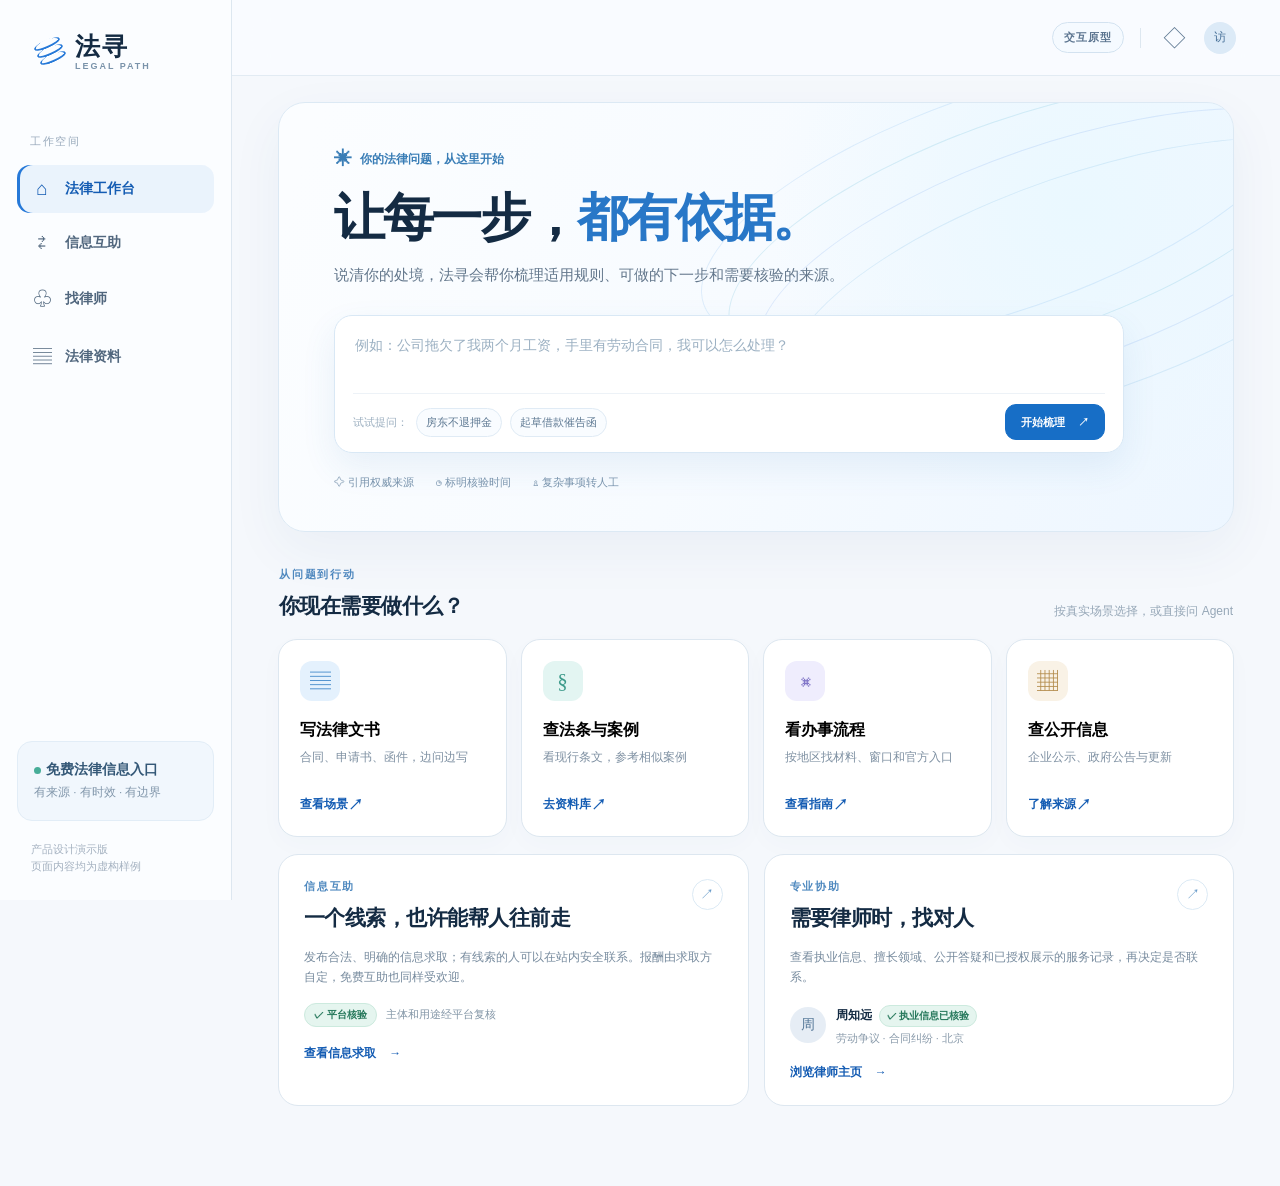
<file: prototype/index.html>
<!doctype html>
<html lang="zh-CN">
<head>
  <meta charset="utf-8">
  <meta name="viewport" content="width=device-width,initial-scale=1">
  <meta name="theme-color" content="#f5f8fc">
  <title>法寻｜让每一步都有依据</title>
  <link rel="stylesheet" href="styles.css">
</head>
<body>
  <div class="app-shell">
    <aside class="sidebar" aria-label="主导航">
      <a href="#home" class="brand" data-route="home" aria-label="法寻首页"><span class="brand-symbol" aria-hidden="true"><i></i><i></i><i></i></span><span>法寻<small>LEGAL PATH</small></span></a>
      <div class="nav-label">工作空间</div>
      <nav class="side-nav">
        <a href="#home" data-route="home" class="nav-link active"><span class="nav-icon">⌂</span>法律工作台</a>
        <a href="#exchange" data-route="exchange" class="nav-link"><span class="nav-icon">⇄</span>信息互助</a>
        <a href="#lawyers" data-route="lawyers" class="nav-link"><span class="nav-icon">♧</span>找律师</a>
        <a href="#library" data-route="library" class="nav-link"><span class="nav-icon">▤</span>法律资料</a>
      </nav>
      <div class="sidebar-bottom">
        <div class="sidebar-note"><span class="note-dot"></span>免费法律信息入口<br><small>有来源 · 有时效 · 有边界</small></div>
        <div class="demo-note">产品设计演示版<br>页面内容均为虚构样例</div>
      </div>
    </aside>

    <div class="main-frame">
      <header class="topbar">
        <div class="mobile-brand">法寻 <span>LEGAL PATH</span></div>
        <nav class="mobile-nav" aria-label="移动端主导航"><a href="#home" data-route="home">工作台</a><a href="#exchange" data-route="exchange">信息互助</a><a href="#lawyers" data-route="lawyers">找律师</a><a href="#library" data-route="library">法律资料</a></nav>
        <div class="topbar-right"><span class="prototype-badge">交互原型</span><span class="topbar-separator"></span><button type="button" class="round-button" id="privacyButton" aria-label="查看隐私说明" title="隐私说明">◇</button><span class="avatar" aria-label="访客">访</span></div>
      </header>

      <main id="mainContent">
        <section class="page active" id="page-home" aria-labelledby="homeTitle">
          <div class="hero">
            <div class="hero-flow" aria-hidden="true"><span></span><span></span><span></span><span></span></div>
            <div class="hero-copy"><div class="eyebrow"><span class="mini-star">✳</span> 你的法律问题，从这里开始</div><h1 id="homeTitle">让每一步，<em>都有依据。</em></h1><p>说清你的处境，法寻会帮你梳理适用规则、可做的下一步和需要核验的来源。</p></div>
            <form id="agentForm" class="agent-box" novalidate><label for="agentInput" class="sr-only">描述你的法律问题</label><textarea class="resize-none" id="agentInput" rows="2" placeholder="例如：公司拖欠了我两个月工资，手里有劳动合同，我可以怎么处理？"></textarea><div class="agent-bottom"><span>试试提问：</span><button type="button" class="prompt-chip" data-prompt="房东不退押金，我该怎么处理？">房东不退押金</button><button type="button" class="prompt-chip" data-prompt="我想起草一份借款催告函">起草借款催告函</button><button type="submit" class="primary-button agent-send">开始梳理 <span aria-hidden="true">↗</span></button></div><p id="agentError" class="field-error" hidden></p></form>
            <div id="agentAnswer" class="agent-answer" hidden aria-live="polite"></div>
            <div class="hero-foot"><span>✧ 引用权威来源</span><span>◷ 标明核验时间</span><span>♙ 复杂事项转人工</span></div>
          </div>

          <div class="section-heading"><div><p class="overline">从问题到行动</p><h2>你现在需要做什么？</h2></div><span class="subtle">按真实场景选择，或直接问 Agent</span></div>
          <div class="service-grid">
            <button class="service-card" data-service="document"><span class="service-icon blue">▤</span><strong>写法律文书</strong><span>合同、申请书、函件，边问边写</span><b>查看场景 <i>↗</i></b></button>
            <button class="service-card" data-service="law"><span class="service-icon mint">§</span><strong>查法条与案例</strong><span>看现行条文，参考相似案例</span><b>去资料库 <i>↗</i></b></button>
            <button class="service-card" data-service="process"><span class="service-icon lilac">⌘</span><strong>看办事流程</strong><span>按地区找材料、窗口和官方入口</span><b>查看指南 <i>↗</i></b></button>
            <button class="service-card" data-service="company"><span class="service-icon sand">▦</span><strong>查公开信息</strong><span>企业公示、政府公告与更新</span><b>了解来源 <i>↗</i></b></button>
          </div>

          <div class="home-columns">
            <section class="feature-panel"><div class="panel-top"><div><p class="overline">信息互助</p><h2>一个线索，也许能帮人往前走</h2></div><span class="thin-arrow">↗</span></div><p>发布合法、明确的信息求取；有线索的人可以在站内安全联系。报酬由求取方自定，免费互助也同样受欢迎。</p><div class="feature-row"><span class="verified-tag">✓ 平台核验</span><span>主体和用途经平台复核</span></div><button class="text-button" data-go="exchange">查看信息求取 <span>→</span></button></section>
            <section class="feature-panel lawyers-feature"><div class="panel-top"><div><p class="overline">专业协助</p><h2>需要律师时，找对人</h2></div><span class="thin-arrow">↗</span></div><p>查看执业信息、擅长领域、公开答疑和已授权展示的服务记录，再决定是否联系。</p><div class="mini-lawyer"><span class="mini-avatar">周</span><div><strong>周知远 <span class="verified-tag small">✓ 执业信息已核验</span></strong><small>劳动争议 · 合同纠纷 · 北京</small></div></div><button class="text-button" data-go="lawyers">浏览律师主页 <span>→</span></button></section>
          </div>
        </section>

        <section class="page" id="page-exchange" aria-labelledby="exchangeTitle">
          <div class="page-intro"><p class="overline">信息互助 / INFORMATION EXCHANGE</p><div class="intro-row"><div><h1 id="exchangeTitle">让需要的信息，遇见能提供的人。</h1><p>在合法范围内发布需求、提供线索；先站内沟通，再决定如何交付。</p></div><button class="primary-button" id="openPublish">＋ 发布信息求取</button></div></div>
          <div class="exchange-notice"><span>ⓘ</span><p><strong>保护每个人的信息边界。</strong>请勿发布身份证号、私人联系方式、行踪、未公开案卷或未经授权的商业资料。“平台核验”仅代表本平台对主体和用途完成复核。</p></div>
          <div class="tab-row" role="tablist" aria-label="信息互助视角"><button role="tab" id="tabProvide" aria-selected="true" aria-controls="panelProvide" class="tab active">信息提供 <span>浏览求取</span></button><button role="tab" id="tabRequest" aria-selected="false" aria-controls="panelRequest" class="tab">信息求取 <span>我的发布</span></button></div>
          <div id="panelProvide" role="tabpanel" aria-labelledby="tabProvide">
            <div class="list-toolbar"><div class="search-wrap"><span aria-hidden="true">⌕</span><label class="sr-only" for="requestSearch">搜索信息求取</label><input id="requestSearch" type="search" placeholder="搜索信息求取、地区或关键词"><button id="clearSearch" type="button" aria-label="清除搜索" hidden>×</button></div><div class="filter-group" role="group" aria-label="求取类别"><button class="filter active" data-filter="全部">全部</button><button class="filter" data-filter="劳动">劳动</button><button class="filter" data-filter="企业">企业</button><button class="filter" data-filter="行政">行政</button><button class="filter" data-filter="民事">民事</button></div></div>
            <div class="list-meta"><strong id="resultCount">3 条求取</strong><span>演示案例 · 最近更新优先</span></div><div id="requestList" class="request-list"></div><div id="emptyResults" class="empty-state" hidden><strong>没有找到匹配的求取</strong><p>试试其他关键词，或清除筛选条件。</p><button class="secondary-button" id="resetFilters">清除筛选</button></div>
          </div>
          <div id="panelRequest" role="tabpanel" aria-labelledby="tabRequest" hidden><div class="my-requests"><div class="my-illustration">✦</div><h2>把问题说明白，更容易得到有效线索</h2><p>发布后可管理沟通、报酬意向和处理进度。演示版发布的内容只保留在当前页面。</p><button class="primary-button" id="openPublishSecondary">发布第一条求取</button><div id="myRequestList"></div></div></div>
        </section>

        <section class="page" id="page-lawyers" aria-labelledby="lawyersTitle"><div class="page-intro"><p class="overline">LAWYER DIRECTORY</p><h1 id="lawyersTitle">专业的人，做专业的事。</h1><p>从执业信息、擅长领域到公开服务记录，了解后再联系。</p></div><div class="lawyer-layout"><div><div class="lawyer-filterbar"><span>按领域查找</span><div class="filter-group" role="group" aria-label="律师擅长领域"><button class="lawyer-filter active" data-area="全部">全部</button><button class="lawyer-filter" data-area="劳动争议">劳动争议</button><button class="lawyer-filter" data-area="合同纠纷">合同纠纷</button><button class="lawyer-filter" data-area="公司事务">公司事务</button></div></div><div id="lawyerList" class="lawyer-list"></div></div><aside class="lawyer-help"><div class="help-spark">✳</div><h3>先问 Agent，再决定是否找律师</h3><p>你可以先免费梳理事实、法条和文书草稿。涉及期限、证据或诉讼策略时，再请律师核对。</p><button class="text-button" data-go="home">去问 Agent →</button></aside></div></section>

        <section class="page" id="page-library" aria-labelledby="libraryTitle"><div class="page-intro"><p class="overline">SOURCE LIBRARY</p><h1 id="libraryTitle">每一条依据，都能回到来源。</h1><p>法条、案例、政务流程和企业公示，先查看权威入口与适用时点。</p></div><div class="library-grid"><article class="library-card"><span class="service-icon blue">§</span><p class="overline">法律条文</p><h2>国家法律法规数据库</h2><p>核对法规效力、条文版本、施行日期。生成回答时应保留原文链接。</p><a href="https://flk.npc.gov.cn/search" target="_blank" rel="noopener noreferrer">打开官方来源 ↗</a></article><article class="library-card"><span class="service-icon mint">▣</span><p class="overline">案例参考</p><h2>人民法院案例库</h2><p>优先检索经审核的指导性和参考案例，并区分案例类型与事实差异。</p><a href="https://www.court.gov.cn/zixun/xiangqing/426222.html" target="_blank" rel="noopener noreferrer">查看官方说明 ↗</a></article><article class="library-card"><span class="service-icon lilac">⌘</span><p class="overline">办事流程</p><h2>国家政务服务平台</h2><p>按地区核对受理条件、材料、办理窗口与线上入口。</p><a href="https://gjzwfw.www.gov.cn/col/col1599/index.html" target="_blank" rel="noopener noreferrer">打开官方入口 ↗</a></article><article class="library-card"><span class="service-icon sand">▦</span><p class="overline">企业公示</p><h2>国家企业信用信息公示系统</h2><p>查询公开范围内的登记、股东及出资信息；注意公示滞后和实名访问要求。</p><a href="https://www.gsxt.gov.cn/" target="_blank" rel="noopener noreferrer">打开官方入口 ↗</a></article></div><div class="update-strip"><span>◷</span><div><strong>法条更新能力规划中</strong><p>正式版会保留版本、效力状态和核验时间，并对受影响的回答与文书发出提醒。</p></div></div></section>
      </main>
    </div>
  </div>

  <dialog id="publishDialog" class="dialog"><form id="publishForm" novalidate><div class="dialog-head"><div><p class="overline">信息求取</p><h2>发布一条需求</h2></div><button type="button" class="close-button" data-close aria-label="关闭发布窗口">×</button></div><p class="dialog-lead">请只描述有权获取且确有必要的信息。演示内容仅保留在当前页面。</p><div class="form-grid"><div class="field full"><label for="requestTitle">求取标题 <em>*</em></label><input id="requestTitle" name="title" maxlength="60" placeholder="例如：寻找某区劳动仲裁申请指引"><small class="field-error" id="error-title" hidden></small></div><div class="field"><label for="requestCategory">事项类别 <em>*</em></label><select id="requestCategory" name="category"><option value="">请选择</option><option>劳动</option><option>企业</option><option>行政</option><option>民事</option></select><small class="field-error" id="error-category" hidden></small></div><div class="field"><label for="requestRegion">相关地区 <em>*</em></label><input id="requestRegion" name="region" maxlength="30" placeholder="如：北京市朝阳区"><small class="field-error" id="error-region" hidden></small></div><div class="field full"><label for="requestDescription">需要什么信息，以及用途 <em>*</em></label><textarea class="resize-none" id="requestDescription" name="description" rows="4" maxlength="500" placeholder="说明公开信息的范围、用途，以及已尝试的查询方式。不要填写他人的私人信息。"></textarea><small class="field-error" id="error-description" hidden></small></div><div class="field"><label for="requestReward">报酬意向（元）</label><input id="requestReward" name="reward" type="number" min="0" max="100000" value="0" inputmode="decimal"><small>0 元表示免费互助；演示版不处理支付。</small><small class="field-error" id="error-reward" hidden></small></div><div class="field"><label for="requestDeadline">希望回复时间</label><input id="requestDeadline" name="deadline" type="date"><small>可留空，具体期限以正式发布时确认为准。</small></div></div><div class="dialog-warning">ⓘ 正式版发布前需审核。平台核验只表示主体和用途经平台复核，不代表政府背书。</div><div class="dialog-actions"><button type="button" class="secondary-button" data-close>取消</button><button type="submit" class="primary-button">保存演示求取</button></div></form></dialog>
  <dialog id="detailDialog" class="dialog detail-dialog"><div class="dialog-head"><div><p class="overline">信息求取详情</p><h2 id="detailTitle"></h2></div><button type="button" class="close-button" data-close aria-label="关闭详情">×</button></div><div id="detailBody"></div></dialog>
  <dialog id="messageDialog" class="dialog"><div class="dialog-head"><div><p class="overline">站内沟通 · 演示</p><h2 id="messageTitle">联系求取方</h2></div><button type="button" class="close-button" data-close aria-label="关闭沟通窗口">×</button></div><p class="dialog-lead">请先说明你能提供的信息来源。不要发送他人的私人资料。</p><label for="messageInput" class="field-label">你想说的话</label><textarea class="resize-none" id="messageInput" rows="5" placeholder="例如：我知道该事项的官方公示入口，可以提供链接和查询步骤。"></textarea><p class="field-error" id="messageError" hidden></p><div class="dialog-actions"><button type="button" class="secondary-button" data-close>取消</button><button type="button" class="primary-button" id="sendMessage">发送演示消息</button></div></dialog>
  <dialog id="lawyerDialog" class="dialog detail-dialog"><div class="dialog-head"><div><p class="overline">律师主页 · 虚构样例</p><h2 id="lawyerDetailName"></h2></div><button type="button" class="close-button" data-close aria-label="关闭律师主页">×</button></div><div id="lawyerDetailBody"></div></dialog>
  <dialog id="privacyDialog" class="dialog"><div class="dialog-head"><div><p class="overline">隐私说明</p><h2>你的材料，由你决定分享</h2></div><button type="button" class="close-button" data-close aria-label="关闭隐私说明">×</button></div><p class="dialog-lead">正式产品规划将私有文书、咨询、私聊分开存储；公开提问、向律师分享或发布信息求取，都需要单独预览和确认。</p><div class="privacy-list"><p>✓ 默认不公开姓名、联系方式与上传材料</p><p>✓ 信息求取公开前先检查敏感内容</p><p>✓ 可举报、撤回和申请删除公开内容</p></div><div class="dialog-actions"><button class="primary-button" data-close>我知道了</button></div></dialog>
  <div id="toast" class="toast" role="status" aria-live="polite" hidden></div>
  <script src="app.js"></script>
</body>
</html>
</file>
<file: prototype/styles.css>
:root{--bg:#f5f8fc;--surface:#fff;--ink:#142b43;--muted:#61748b;--line:#dde7f0;--brand:#2679d8;--primary:#176ec6;--brand-deep:#145cb3;--brand-soft:#e6f1fc;--aqua:#daf3f4;--success:#26785b;--warning:#9b6a16;--shadow:0 18px 54px rgba(31,75,119,.055)}
*{box-sizing:border-box}html{scroll-behavior:smooth}body{margin:0;background:var(--bg);color:var(--ink);font-family:Inter,"PingFang SC","Microsoft YaHei",sans-serif;font-size:14px}button,input,textarea,select{font:inherit}button{cursor:pointer}a{color:inherit;text-decoration:none}[hidden]{display:none!important}:focus-visible{outline:3px solid #87bffc;outline-offset:3px}.sr-only{position:absolute;width:1px;height:1px;padding:0;margin:-1px;overflow:hidden;clip:rect(0,0,0,0);white-space:nowrap;border:0}
.app-shell{min-height:100vh;display:grid;grid-template-columns:232px minmax(0,1fr)}.sidebar{background:#fbfdff;border-right:1px solid var(--line);padding:30px 17px 24px;display:flex;flex-direction:column;position:sticky;top:0;height:100vh}.brand{display:flex;align-items:center;gap:11px;padding:0 13px;font-family:"Noto Serif SC","Songti SC",serif;font-size:25px;font-weight:700;letter-spacing:.06em}.brand small{display:block;font:600 9px Inter,sans-serif;letter-spacing:.22em;color:#7a93aa;margin-top:-2px}.brand-symbol{width:34px;height:34px;position:relative;display:block}.brand-symbol i{position:absolute;left:3px;right:3px;height:8px;border:2.5px solid var(--brand);border-top:0;border-radius:50%;transform:rotate(-24deg)}.brand-symbol i:nth-child(1){top:6px}.brand-symbol i:nth-child(2){top:13px;left:6px;right:0}.brand-symbol i:nth-child(3){top:20px;left:9px;right:-3px}.nav-label{font-size:11px;letter-spacing:.14em;color:#98a9bb;margin:63px 13px 16px}.side-nav{display:grid;gap:6px}.nav-link{display:flex;align-items:center;gap:13px;padding:13px 15px;border-radius:13px;color:#51677e;font-weight:600}.nav-link:hover,.nav-link.active{background:#eaf3fc;color:var(--brand-deep)}.nav-link.active{box-shadow:inset 3px 0 var(--brand)}.nav-icon{width:20px;text-align:center;font-size:19px;font-weight:400}.sidebar-bottom{margin-top:auto}.sidebar-note{padding:17px 16px;background:#f1f7fd;border:1px solid #e2edf7;border-radius:15px;color:#345877;line-height:1.55;font-weight:600}.sidebar-note small{color:#8297ab;font-weight:400}.note-dot{display:inline-block;width:7px;height:7px;background:#47ad98;border-radius:50%;margin-right:5px}.demo-note{color:#a4b1c0;font-size:11px;line-height:1.6;padding:20px 14px 0}.main-frame{min-width:0}.topbar{height:76px;border-bottom:1px solid rgba(221,231,240,.8);display:flex;align-items:center;justify-content:flex-end;padding:0 44px;background:rgba(250,252,255,.85);position:sticky;top:0;z-index:10;backdrop-filter:blur(16px)}.topbar-right{display:flex;align-items:center;gap:16px}.prototype-badge{padding:7px 11px;border:1px solid #d3e2f0;border-radius:20px;background:#f5faff;color:#5c7590;font-size:11px;font-weight:700;letter-spacing:.08em}.topbar-separator{height:20px;width:1px;background:var(--line)}.round-button{width:31px;height:31px;border:0;border-radius:50%;background:transparent;color:#5e7892;font-size:23px}.round-button:hover{background:#e7f1fb}.avatar{height:32px;width:32px;border-radius:50%;background:#dceaf7;color:#4a739a;display:grid;place-items:center;font-size:12px}.mobile-brand,.mobile-nav{display:none}main{max-width:1440px;margin:0 auto;padding:26px 46px 80px}.page{display:none}.page.active{display:block}.overline{margin:0 0 10px;color:#4f89bf;font-size:11px;font-weight:800;letter-spacing:.16em}.hero{position:relative;overflow:hidden;min-height:430px;border:1px solid #dce9f4;border-radius:27px;background:linear-gradient(111deg,#fbfdff 4%,#f7fbff 48%,#edf6ff 100%);padding:46px 55px 25px;box-shadow:var(--shadow)}.hero:before{content:"";position:absolute;width:650px;height:650px;right:-170px;top:-220px;border-radius:50%;background:radial-gradient(circle,#eaf8ff 0%,transparent 67%);pointer-events:none}.hero-flow{position:absolute;right:-75px;top:-80px;width:600px;height:490px;transform:rotate(-19deg);pointer-events:none;opacity:.75}.hero-flow span{position:absolute;display:block;width:630px;height:220px;border:1px solid rgba(90,165,230,.22);border-radius:50%;left:0;top:70px}.hero-flow span:nth-child(2){top:102px;left:18px;border-color:rgba(67,172,205,.24)}.hero-flow span:nth-child(3){top:138px;left:36px;border-color:rgba(74,137,229,.20)}.hero-flow span:nth-child(4){top:175px;left:53px;border-color:rgba(51,148,212,.18)}.hero-copy,.agent-box,.hero-foot,.agent-answer{position:relative;z-index:1}.eyebrow{display:inline-flex;align-items:center;gap:8px;color:#397db6;font-size:12px;font-weight:700}.mini-star{font-size:18px}.hero h1,.page-intro h1{font-family:"Noto Serif SC","Songti SC",serif;font-weight:700;letter-spacing:-.045em}.hero h1{font-size:clamp(34px,4vw,52px);line-height:1.25;margin:16px 0 12px}.hero h1 em{font-style:normal;color:#2877c7}.hero-copy p{max-width:630px;color:#63778c;margin:0 0 27px;line-height:1.75;font-size:15px}.agent-box{background:#fff;border:1px solid #d9e8f5;border-radius:18px;max-width:790px;padding:16px 18px 12px;box-shadow:0 14px 35px rgba(42,111,181,.09)}.agent-box textarea{display:block;width:100%;border:0;outline:0;resize:none;min-height:61px;color:var(--ink);line-height:1.65}.agent-box textarea::placeholder{color:#9bb0c2}.agent-bottom{display:flex;align-items:center;gap:8px;border-top:1px solid #edf2f7;padding-top:10px;color:#9cafc0;font-size:11px}.prompt-chip{border:1px solid #e0ebf5;border-radius:20px;background:#f9fcff;padding:6px 9px;color:#5d7892;font-size:11px}.prompt-chip:hover{border-color:#a7cbe9;color:var(--brand-deep)}.primary-button{border:1px solid var(--primary);background:var(--primary);color:#fff;border-radius:11px;padding:11px 17px;font-weight:700;white-space:nowrap;min-height:41px}.primary-button:hover{background:var(--brand-deep);border-color:var(--brand-deep)}.primary-button:disabled{opacity:.65;cursor:wait}.agent-send{margin-left:auto;padding:9px 15px;min-height:36px}.agent-send span{margin-left:10px}.hero-foot{display:flex;gap:22px;color:#7893ac;font-size:11px;margin-top:22px}.agent-answer{max-width:790px;margin-top:15px;border:1px solid #bcd9ee;background:#fff;border-radius:15px;padding:18px 20px;line-height:1.6}.agent-answer h3{margin:0 0 8px;font-size:15px}.agent-answer p{margin:0 0 10px;color:#4b6175}.agent-answer a{color:var(--brand-deep);text-decoration:underline}.agent-answer small{color:#8196a9}.section-heading{display:flex;align-items:end;justify-content:space-between;margin:35px 1px 19px}.section-heading h2,.feature-panel h2{margin:0;font-size:21px;letter-spacing:-.025em}.subtle{color:#96a7b7;font-size:12px}.service-grid{display:grid;grid-template-columns:repeat(4,minmax(0,1fr));gap:14px}.service-card{text-align:left;border:1px solid var(--line);background:#fff;border-radius:19px;min-height:198px;padding:21px;display:flex;flex-direction:column;box-shadow:0 8px 24px rgba(36,75,113,.025);transition:transform .18s,box-shadow .18s}.service-card:hover{transform:translateY(-3px);box-shadow:var(--shadow);border-color:#c7ddec}.service-icon{height:40px;width:40px;border-radius:12px;display:grid;place-items:center;font-size:21px;margin-bottom:19px;font-family:Georgia,serif}.service-icon.blue{background:#e4f1fd;color:#3c85c8}.service-icon.mint{background:#e3f5f2;color:#3c9a8a}.service-icon.lilac{background:#efedfd;color:#8176c8}.service-icon.sand{background:#f9f2e6;color:#b28a49}.service-card strong{font-size:16px;margin-bottom:7px}.service-card>span:not(.service-icon){color:#7e90a2;font-size:12px;line-height:1.5}.service-card b{margin-top:auto;color:var(--brand-deep);font-size:12px;padding-top:17px}.service-card b i{float:right;font-style:normal;font-size:15px}.home-columns{display:grid;grid-template-columns:1fr 1fr;gap:15px;margin-top:17px}.feature-panel{border:1px solid var(--line);background:#fff;border-radius:20px;padding:24px 25px;min-height:238px}.panel-top{display:flex;justify-content:space-between}.thin-arrow{width:31px;height:31px;border:1px solid #dceaf5;border-radius:50%;display:grid;place-items:center;color:#6a9cca}.feature-panel>p{max-width:500px;color:#778b9e;font-size:12px;line-height:1.7;margin:15px 0}.feature-row{display:flex;align-items:center;gap:9px;color:#8295a6;font-size:11px}.verified-tag{display:inline-block;color:#26785b;background:#e5f5ef;border:1px solid #cceade;border-radius:99px;padding:4px 9px;font-size:10px;font-weight:700;white-space:nowrap}.verified-tag.small{font-size:10px;padding:3px 7px}.text-button{border:0;background:none;padding:0;color:var(--brand-deep);font-weight:700;font-size:12px;margin-top:18px}.text-button span{margin-left:10px}.text-button:hover{text-decoration:underline}.mini-lawyer{display:flex;align-items:center;gap:10px;margin-top:17px}.mini-avatar{height:36px;width:36px;border-radius:50%;display:grid;place-items:center;background:#e6edf5;color:#557899;font-family:"Songti SC",serif}.mini-lawyer strong{display:flex;align-items:center;gap:7px;font-size:12px}.mini-lawyer small{display:block;margin-top:4px;color:#8a9bab;font-size:11px}
.page-intro{padding:22px 0 29px}.page-intro h1{font-size:clamp(31px,3.3vw,42px);line-height:1.35;margin:0 0 11px}.page-intro p:last-child,.intro-row p{color:#7890a4;line-height:1.7;margin:0;font-size:14px}.intro-row{display:flex;align-items:center;justify-content:space-between;gap:20px}.exchange-notice{display:flex;align-items:start;gap:13px;padding:15px 18px;border:1px solid #d9e8f5;background:#f0f7fe;border-radius:13px;color:#5b7994;margin-bottom:27px}.exchange-notice span{color:#4b93ce;font-size:18px}.exchange-notice p{margin:0;font-size:12px;line-height:1.6}.exchange-notice strong{color:#3a6687}.tab-row{display:flex;border-bottom:1px solid var(--line);gap:25px;margin-bottom:22px}.tab{border:0;border-bottom:2px solid transparent;background:none;padding:0 2px 13px;color:#8093a6;font-size:16px;font-weight:700}.tab span{display:inline-block;font-size:11px;margin-left:7px;font-weight:400}.tab.active{color:var(--brand-deep);border-bottom-color:var(--brand)}.list-toolbar{display:flex;justify-content:space-between;gap:20px;align-items:center}.search-wrap{display:flex;align-items:center;width:min(100%,390px);height:42px;background:#fff;border:1px solid var(--line);border-radius:11px;padding:0 12px;color:#8298ad}.search-wrap>span{font-size:22px;margin-right:8px}.search-wrap input{width:100%;border:0;outline:0;color:var(--ink);background:transparent}.search-wrap input::placeholder{color:#a2b1bf}.search-wrap button{border:0;background:none;color:#7a91a5;font-size:19px}.filter-group{display:flex;gap:6px;flex-wrap:wrap}.filter,.lawyer-filter{border:1px solid transparent;background:transparent;color:#74899d;border-radius:9px;padding:8px 12px;font-size:12px;white-space:nowrap}.filter:hover,.lawyer-filter:hover{background:#eaf2fa}.filter.active,.lawyer-filter.active{background:#e7f1fb;color:var(--brand-deep);font-weight:700}.list-meta{display:flex;justify-content:space-between;color:#91a2b2;font-size:11px;margin:22px 1px 12px}.list-meta strong{color:#607b93;font-size:12px}.request-list{display:grid;gap:12px}.request-card{display:grid;grid-template-columns:1fr auto;gap:18px;align-items:center;background:#fff;border:1px solid var(--line);border-radius:18px;padding:22px 24px}.request-card:hover{border-color:#b8d5ec;box-shadow:var(--shadow)}.request-title{border:0;background:none;padding:0;text-align:left;color:var(--ink);font-weight:700;font-size:16px;line-height:1.4}.request-title:hover{color:var(--brand-deep)}.request-card p{color:#7890a3;font-size:12px;line-height:1.65;margin:8px 0 13px}.request-tags{display:flex;align-items:center;gap:8px;flex-wrap:wrap}.soft-tag{display:inline-block;background:#f0f5f9;color:#6b8195;padding:5px 9px;border-radius:7px;font-size:10px}.request-side{text-align:right;display:flex;flex-direction:column;align-items:end;gap:8px}.reward{color:#9b6a16;font-family:Georgia,serif;font-weight:700;font-size:22px}.reward small{font-family:inherit;font-size:11px;font-weight:400;margin-left:3px}.reward.free{font:700 13px Inter,sans-serif;color:#3c8971}.request-side .secondary-button{min-width:101px}.secondary-button{border:1px solid #cfe1ef;background:#fff;color:#316eaa;border-radius:10px;padding:9px 14px;font-weight:700;min-height:39px}.secondary-button:hover{background:#eef6fd}.empty-state{text-align:center;border:1px dashed #c9dceb;background:#fff;border-radius:17px;padding:45px}.empty-state p{color:#8195a7}.my-requests{border:1px solid var(--line);border-radius:20px;background:#fff;text-align:center;padding:46px 20px;min-height:335px}.my-illustration{color:#4e9bd8;font-size:35px}.my-requests h2{font-size:19px;margin:12px 0 8px}.my-requests p{color:#8195a8;font-size:12px;margin:0 0 21px}.my-request-row{text-align:left;max-width:700px;margin:25px auto 0;padding:14px 16px;border:1px solid var(--line);border-radius:12px}.my-request-row strong{display:block;margin-bottom:6px}.my-request-row small{color:#748b9f}.lawyer-layout{display:grid;grid-template-columns:minmax(0,1fr) 280px;gap:19px}.lawyer-filterbar{display:flex;align-items:center;gap:17px;color:#8295a7;margin-bottom:16px;font-size:12px}.lawyer-list{display:grid;gap:12px}.lawyer-card{display:flex;gap:19px;align-items:start;background:#fff;border:1px solid var(--line);border-radius:18px;padding:22px}.lawyer-avatar{height:62px;width:62px;border-radius:16px;background:linear-gradient(145deg,#d9eafa,#c5dbea);display:grid;place-items:center;font:700 27px "Songti SC",serif;color:#496d8f;flex:none}.lawyer-main{min-width:0;flex:1}.lawyer-main h2{margin:0 0 6px;font-size:18px}.lawyer-main h2 .verified-tag{vertical-align:middle;margin-left:7px}.lawyer-main p{color:#8294a4;margin:0 0 12px;font-size:12px}.lawyer-pills{display:flex;gap:6px;flex-wrap:wrap}.lawyer-card .secondary-button{align-self:center}.lawyer-help{border-radius:19px;background:#eaf4fd;border:1px solid #d4e6f5;padding:25px;height:fit-content}.help-spark{color:#3385c9;font-size:27px}.lawyer-help h3{font:700 20px/1.45 "Noto Serif SC","Songti SC",serif;margin:9px 0}.lawyer-help p{font-size:12px;color:#6d849a;line-height:1.75}.library-grid{display:grid;grid-template-columns:repeat(2,1fr);gap:14px}.library-card{background:#fff;border:1px solid var(--line);border-radius:20px;padding:24px;min-height:235px}.library-card .service-icon{margin-bottom:17px}.library-card h2{font-size:18px;margin:0 0 8px}.library-card p:not(.overline){color:#7c91a3;font-size:12px;line-height:1.7;max-width:470px}.library-card a{display:inline-block;margin-top:7px;color:var(--brand-deep);font-size:12px;font-weight:700}.library-card a:hover{text-decoration:underline}.update-strip{display:flex;gap:16px;align-items:start;background:#eff6fc;border:1px solid #d9e8f4;border-radius:17px;padding:19px 22px;margin-top:17px}.update-strip>span{font-size:25px;color:#388acb}.update-strip strong{font-size:13px}.update-strip p{margin:5px 0 0;color:#7a8fa3;font-size:12px;line-height:1.5}
.dialog{border:1px solid #d8e5f0;border-radius:21px;padding:27px 29px;width:min(92vw,650px);max-height:min(88vh,900px);overflow:auto;box-shadow:0 30px 100px rgba(18,52,82,.22);color:var(--ink)}.dialog::backdrop{background:rgba(23,48,71,.43);backdrop-filter:blur(3px)}.detail-dialog{width:min(92vw,680px)}.dialog-head{display:flex;justify-content:space-between;align-items:start;gap:15px}.dialog-head h2{font:700 25px/1.4 "Noto Serif SC","Songti SC",serif;margin:0}.close-button{border:0;background:#f1f6fa;color:#64809a;border-radius:50%;height:32px;width:32px;font-size:22px}.close-button:hover{background:#e3edf5}.dialog-lead{color:#71879a;font-size:12px;line-height:1.7;margin:15px 0 23px}.form-grid{display:grid;grid-template-columns:1fr 1fr;gap:16px}.field{display:flex;flex-direction:column;gap:7px}.field.full{grid-column:1/-1}.field label,.field-label{font-size:12px;font-weight:700;color:#36536c}.field label em{color:#bd5a59;font-style:normal}.field input,.field select,.field textarea,.dialog>textarea{width:100%;border:1px solid #d2e2ee;border-radius:10px;background:#fbfdff;padding:11px 12px;color:var(--ink);outline:0}.field input:focus,.field select:focus,.field textarea:focus,.dialog>textarea:focus{border-color:#78afe0;box-shadow:0 0 0 3px #e4f2ff}.field textarea,.dialog>textarea{resize:none;line-height:1.6}.field small{font-size:10px;color:#91a2b1;line-height:1.4}.field-error,.field .field-error{color:#b74646;font-size:11px}.dialog-warning{background:#f5f9fc;border:1px solid #dfeaf2;color:#71879b;border-radius:10px;padding:11px 13px;font-size:11px;line-height:1.6;margin-top:19px}.dialog-actions{display:flex;justify-content:flex-end;gap:9px;margin-top:23px}.detail-summary{color:#667e92;line-height:1.75;font-size:13px;margin:18px 0}.detail-grid{display:grid;grid-template-columns:repeat(2,1fr);gap:10px;padding:15px;border:1px solid var(--line);border-radius:12px;background:#f8fbfe}.detail-grid div{font-size:12px;color:#8194a5}.detail-grid strong{display:block;color:#294761;margin-top:5px}.detail-note{color:#8597a7;font-size:11px;line-height:1.7;margin-top:15px}.privacy-list{background:#f3f9fe;padding:12px 16px;border-radius:12px;color:#4f7895;font-size:12px}.privacy-list p{margin:8px 0}.lawyer-stats{display:flex;gap:10px;margin:18px 0}.lawyer-stat{flex:1;border:1px solid var(--line);border-radius:12px;padding:12px;background:#f9fcfe}.lawyer-stat strong{display:block;font-size:20px}.lawyer-stat span{color:#8398a8;font-size:11px}.profile-section{border-top:1px solid var(--line);padding-top:15px;margin-top:15px}.profile-section h3{font-size:13px;margin:0 0 8px}.profile-section p{color:#738a9d;font-size:12px;line-height:1.65;margin:0}.toast{position:fixed;bottom:27px;right:27px;z-index:100;background:#183e5e;color:#fff;padding:12px 17px;border-radius:11px;box-shadow:0 14px 40px #193e5e33;font-size:12px}
@media(max-width:1180px){main{padding:25px 28px 70px}.service-grid{grid-template-columns:repeat(2,minmax(0,1fr))}.hero{padding:42px 37px 25px}.lawyer-layout{grid-template-columns:1fr}.lawyer-help{display:none}}@media(max-width:850px){.app-shell{display:block}.sidebar{display:none}.topbar{height:auto;display:block;padding:14px 18px 0}.mobile-brand{display:block;font:700 21px "Noto Serif SC","Songti SC",serif}.mobile-brand span{font:700 8px Inter,sans-serif;letter-spacing:.2em;color:#8da5bb;margin-left:5px}.topbar-right{position:absolute;right:18px;top:12px}.topbar-separator,.round-button{display:none}.mobile-nav{display:flex;gap:22px;overflow-x:auto;margin-top:13px;white-space:nowrap}.mobile-nav a{font-size:12px;font-weight:700;color:#8095a8;padding:0 0 12px;border-bottom:2px solid transparent}.mobile-nav a.active{color:var(--brand-deep);border-color:var(--brand)}main{padding:18px 17px 60px}.hero{padding:32px 23px 23px}.hero h1{font-size:35px}.hero-flow{right:-270px}.home-columns{grid-template-columns:1fr}.intro-row{align-items:start}.intro-row .primary-button{align-self:center}.list-toolbar{align-items:stretch;flex-direction:column;gap:10px}.search-wrap{width:100%}}@media(max-width:600px){.prototype-badge{display:none}.hero{min-height:0}.hero-copy p{font-size:13px}.agent-bottom{flex-wrap:wrap}.agent-bottom>span{display:none}.agent-send{width:100%;margin:7px 0 0}.hero-foot{gap:9px;flex-wrap:wrap;font-size:10px}.service-grid,.library-grid{grid-template-columns:1fr}.service-card{min-height:145px}.section-heading{align-items:start}.subtle{display:none}.intro-row{display:block}.intro-row .primary-button{margin-top:20px;width:100%}.page-intro h1{font-size:30px}.request-card{grid-template-columns:1fr;padding:18px}.request-side{flex-direction:row;align-items:center;justify-content:space-between;text-align:left}.lawyer-card{flex-wrap:wrap;gap:12px}.lawyer-card .secondary-button{width:100%}.lawyer-avatar{width:50px;height:50px;font-size:22px}.lawyer-main{flex-basis:calc(100% - 65px)}.form-grid,.detail-grid{grid-template-columns:1fr}.dialog{padding:22px 18px}.dialog-actions .primary-button{flex:1}.filter-group{overflow:auto;flex-wrap:nowrap}.tab{font-size:14px}}
@media(prefers-reduced-motion:reduce){*,*:before,*:after{scroll-behavior:auto!important;transition:none!important;animation:none!important}}
</file>
